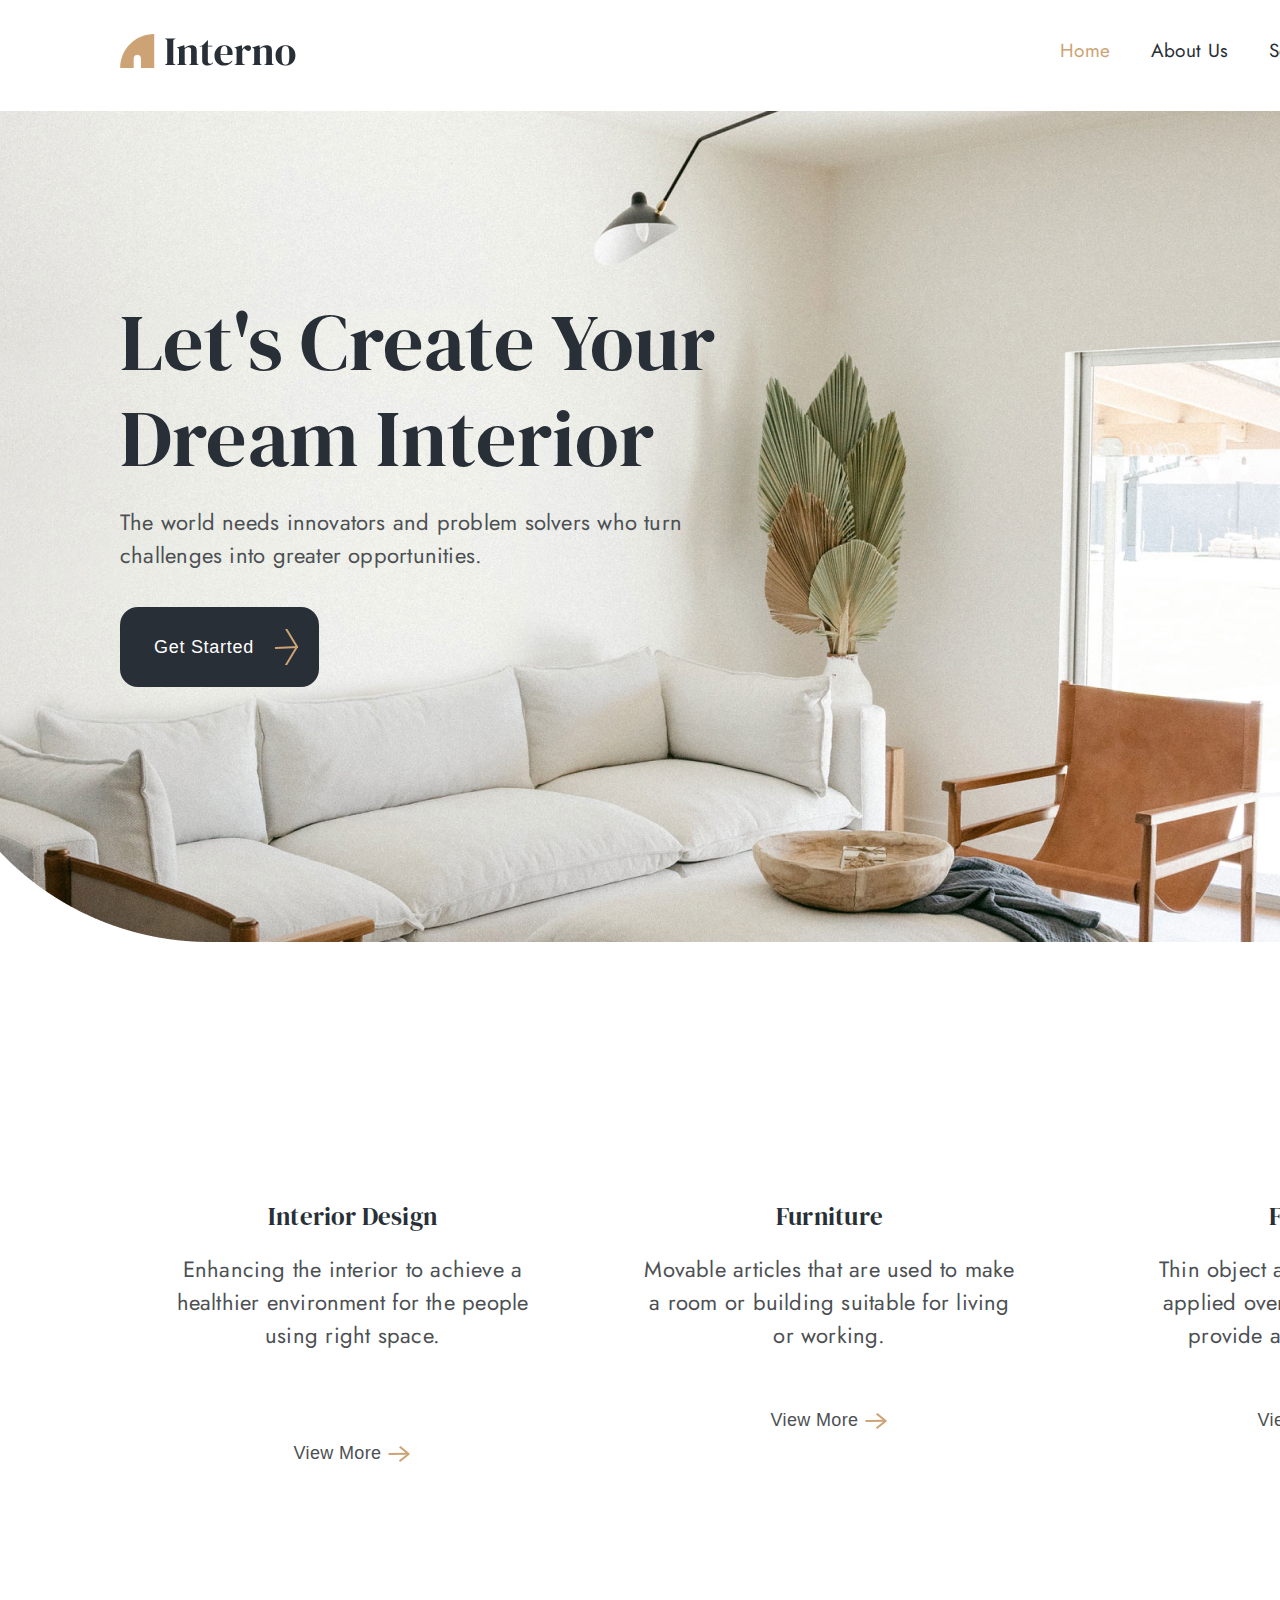
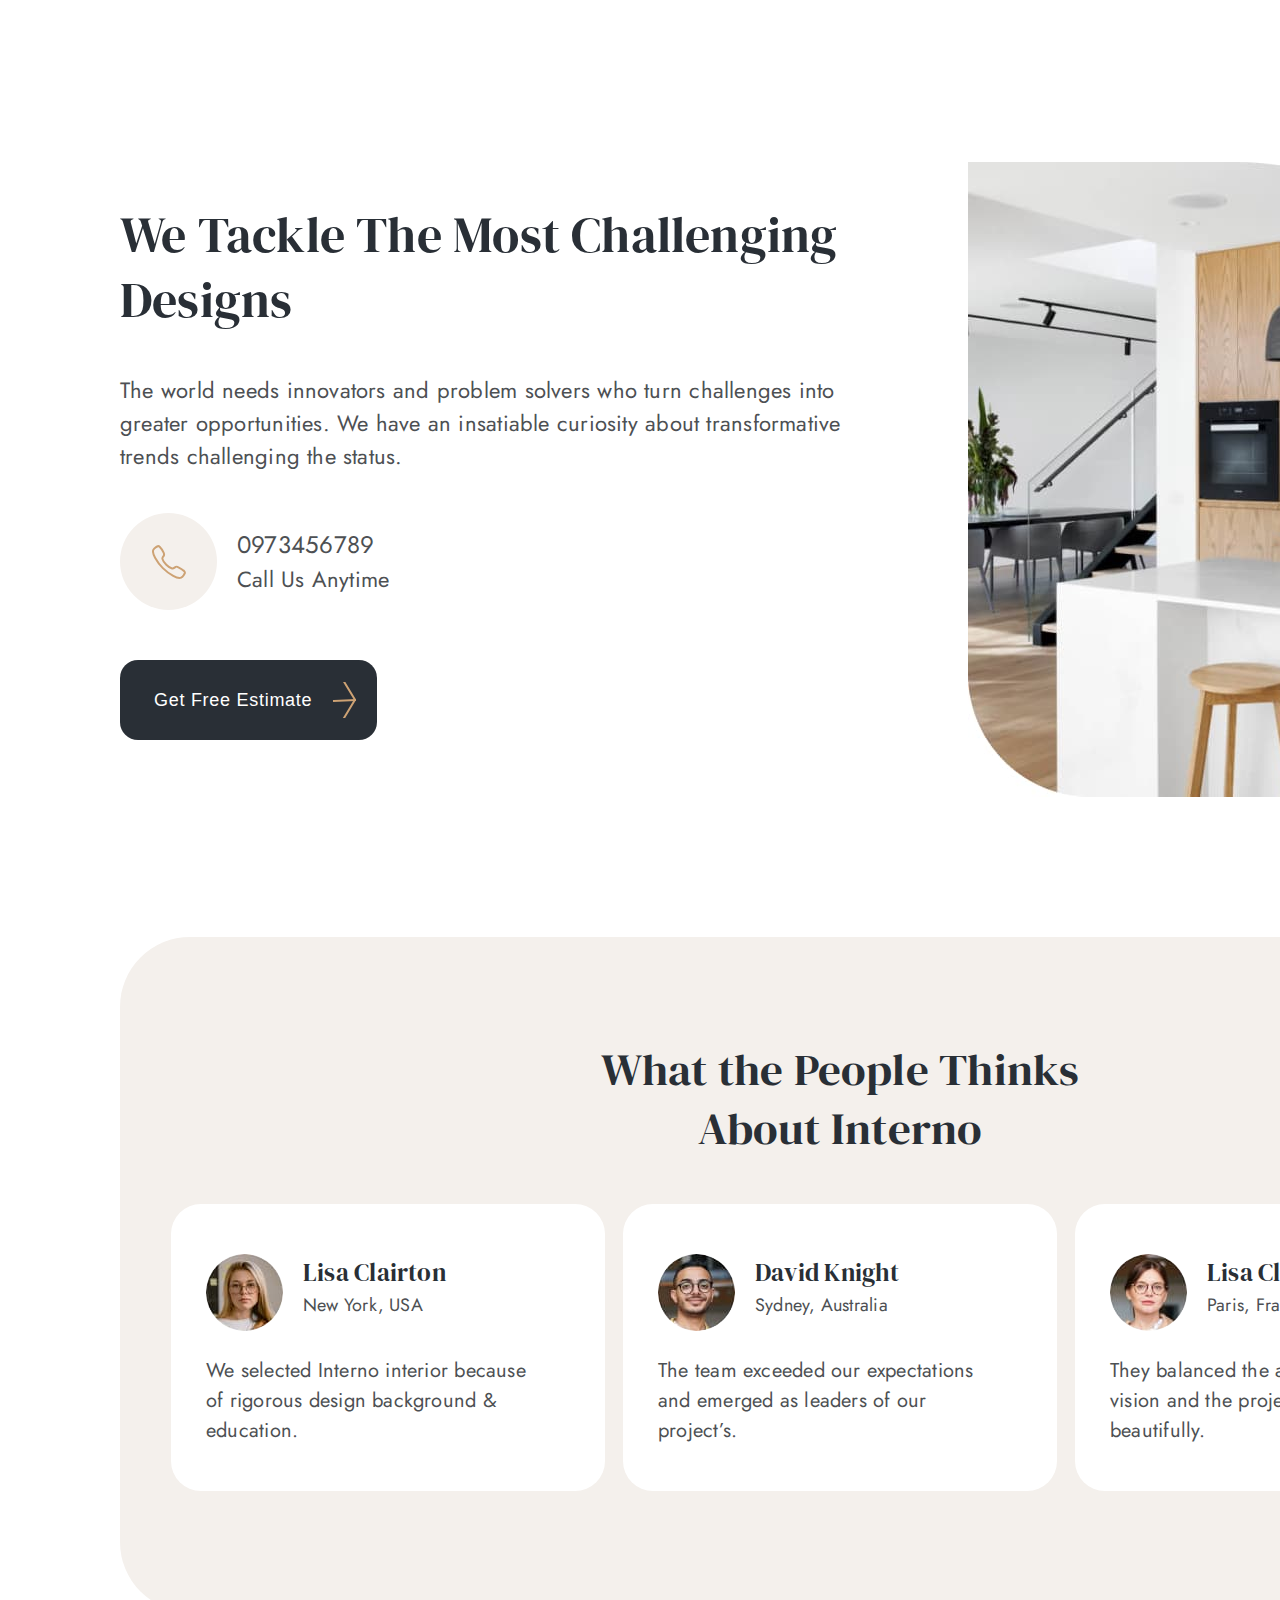
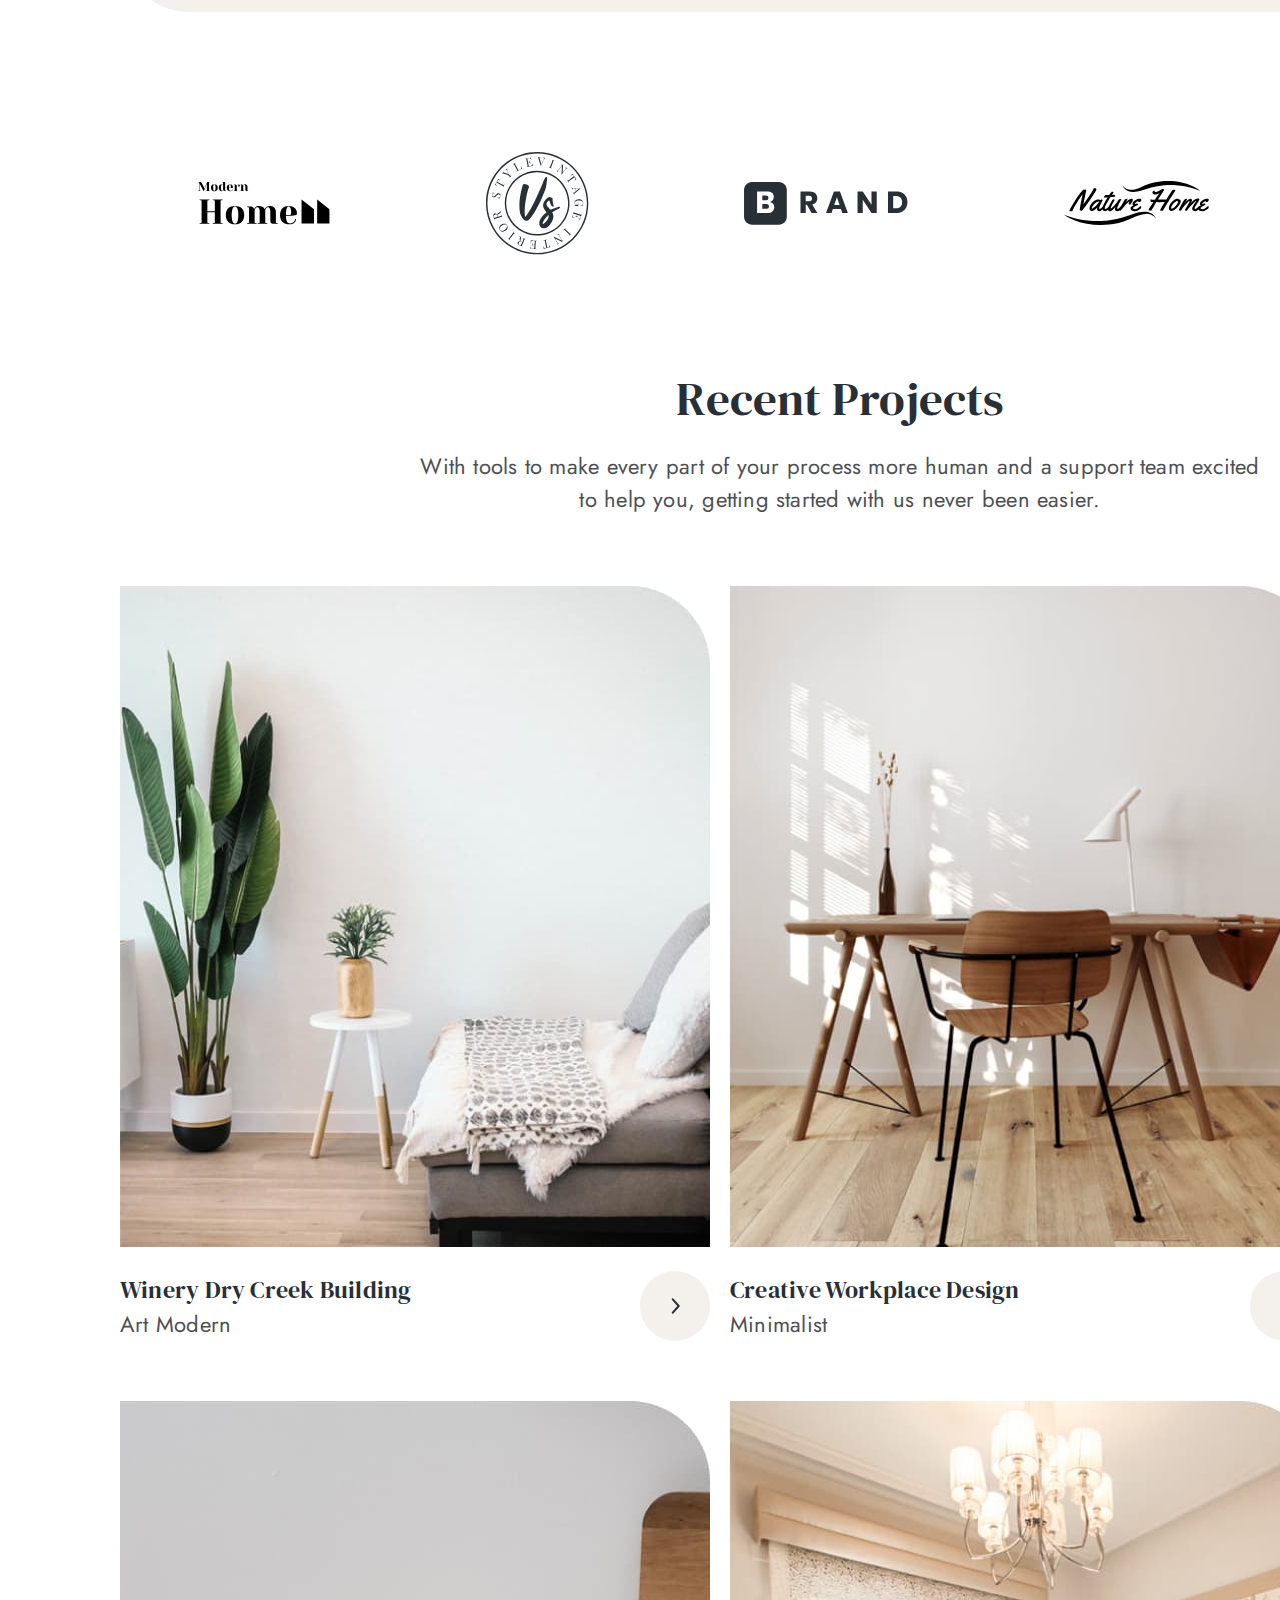
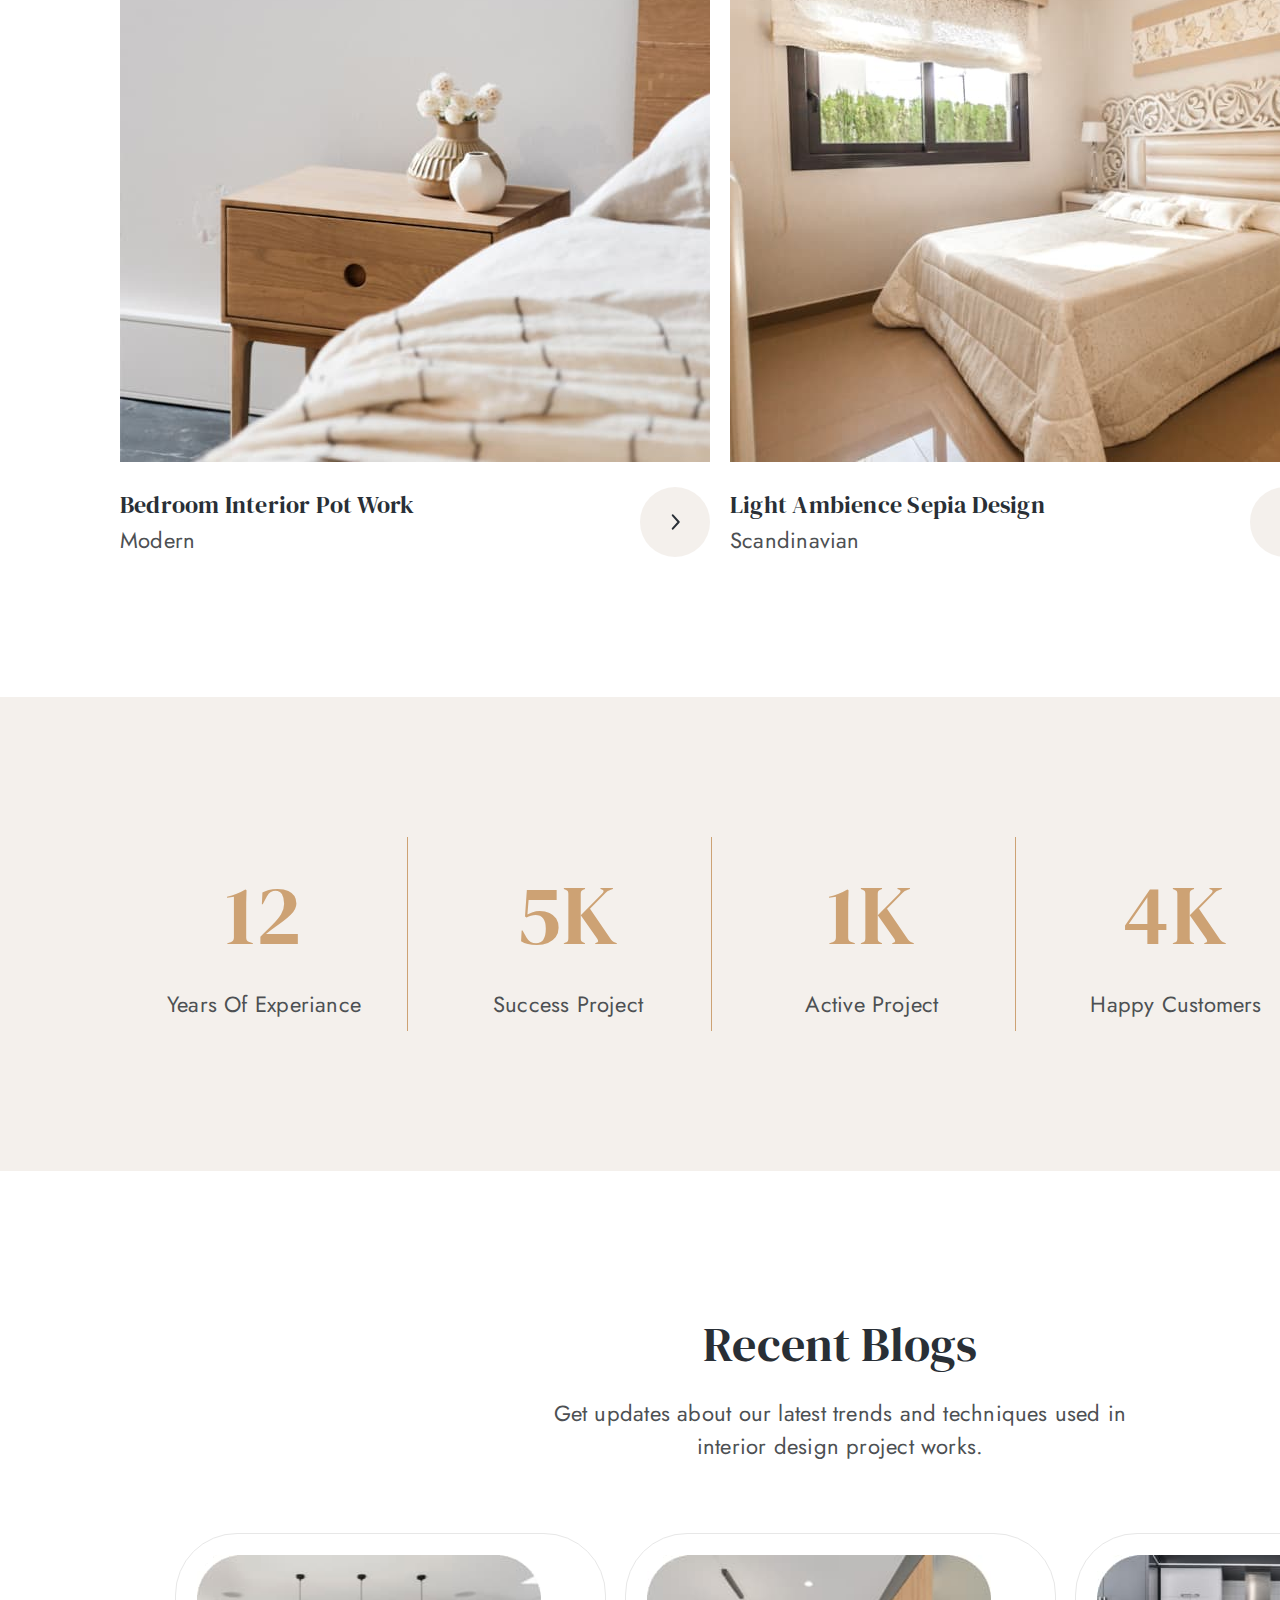
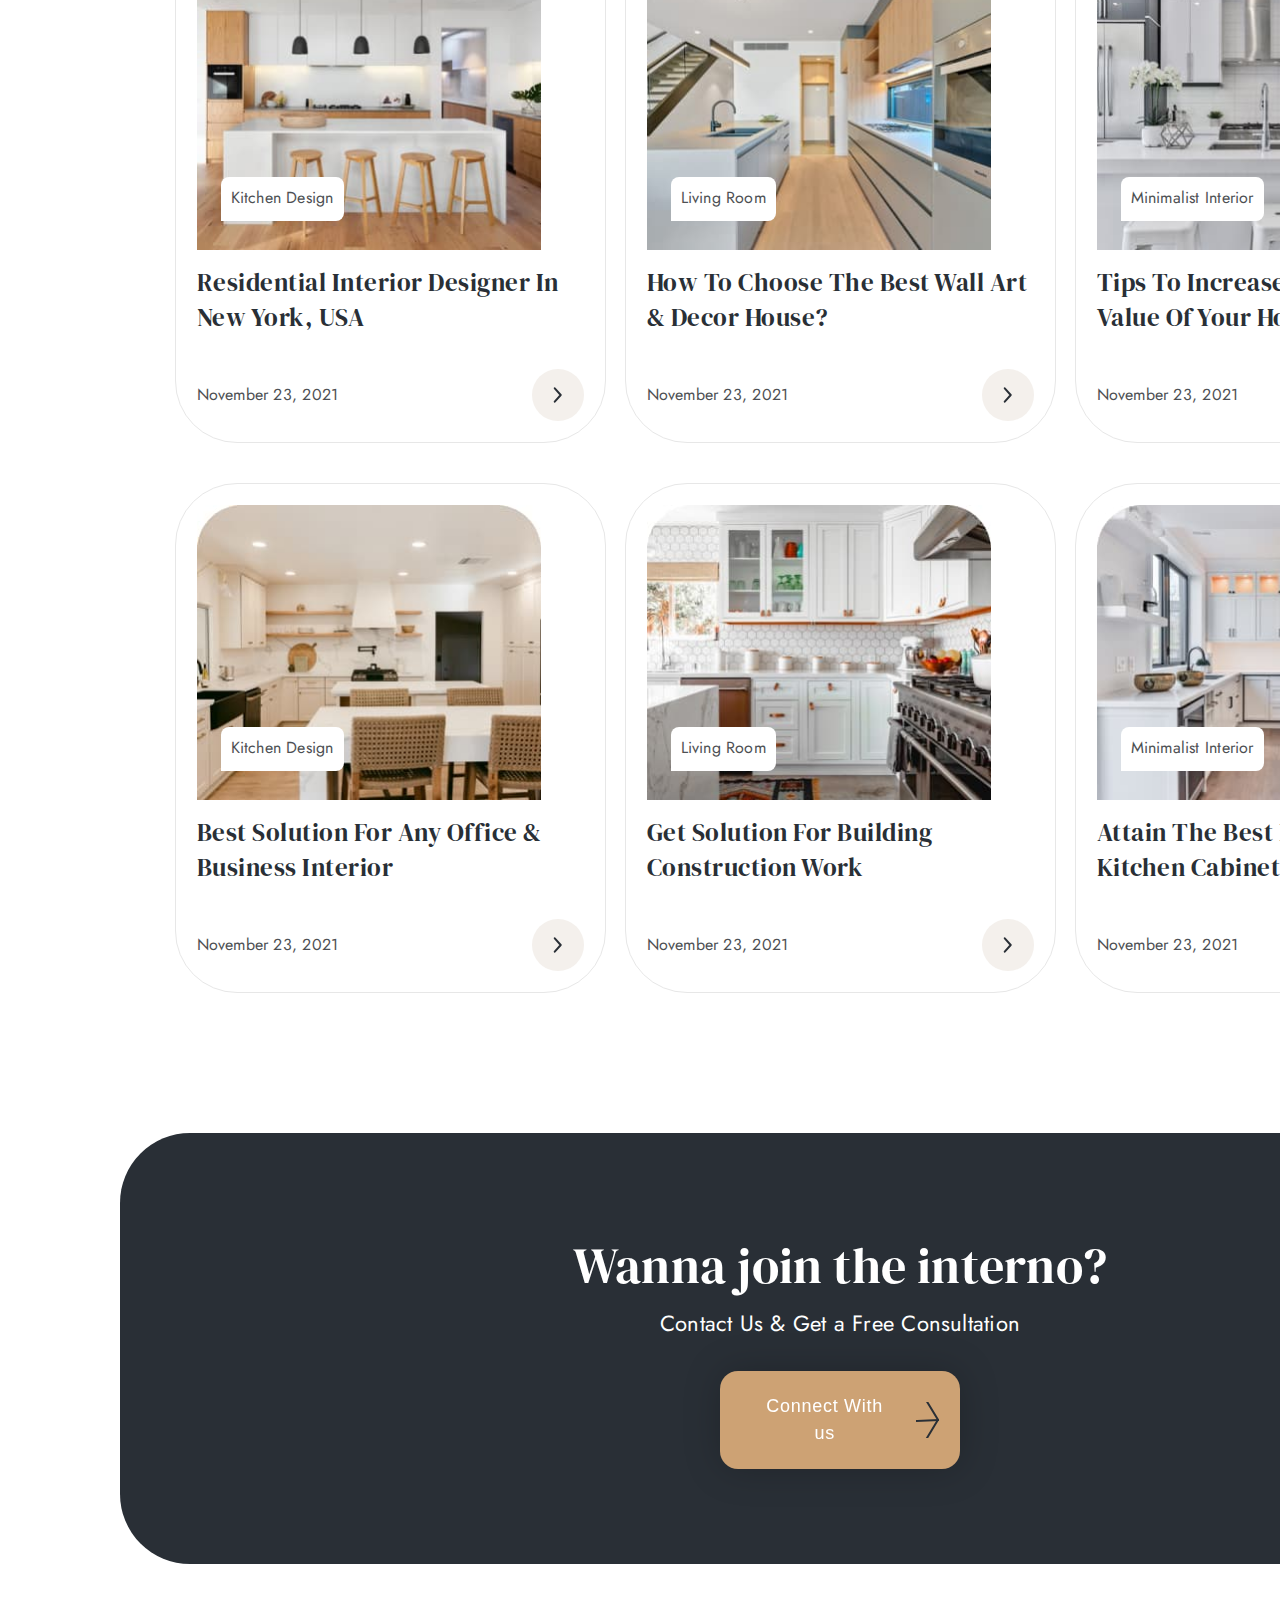
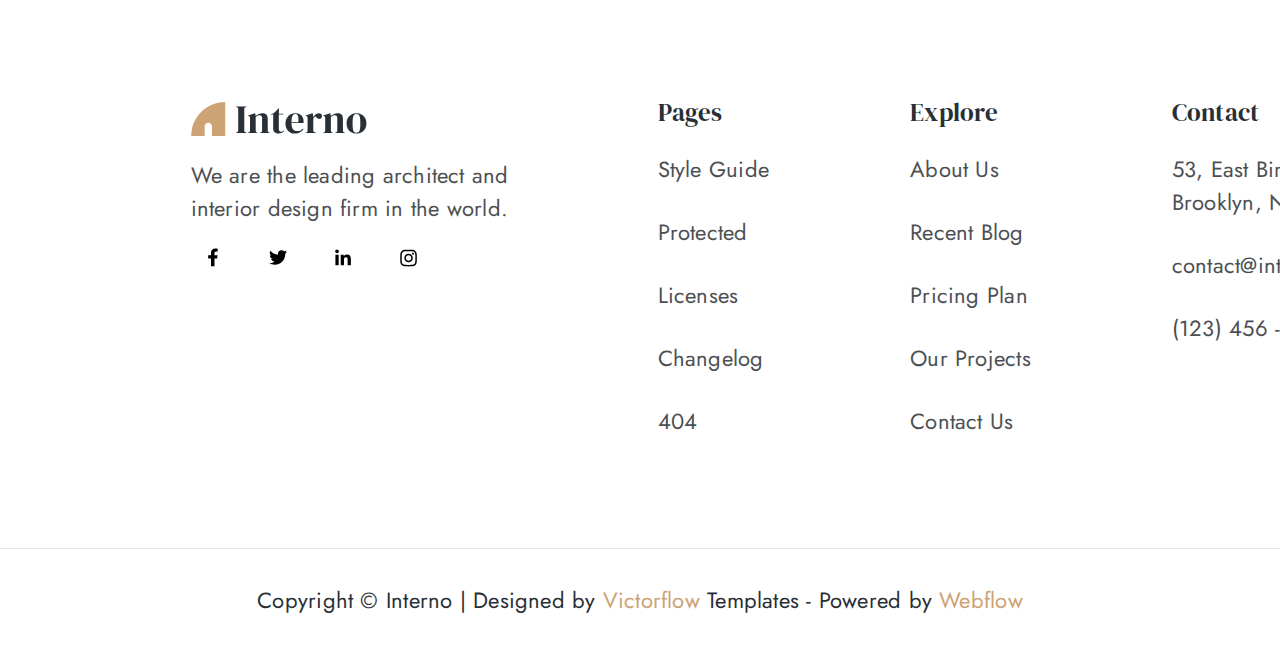
<file: index.html>
<!DOCTYPE html>
<html lang="en">
  <head>
    <meta charset="UTF-8" />
    <meta name="viewport" content="width=device-width, initial-scale=1.0" />
    <title>Interno</title>
     <link rel="shortcut icon" href="./images/logo.svg" />
    <link
      rel="stylesheet"
      href="https://cdnjs.cloudflare.com/ajax/libs/modern-normalize/1.1.0/modern-normalize.min.css"
      integrity="sha512-wpPYUAdjBVSE4KJnH1VR1HeZfpl1ub8YT/NKx4PuQ5NmX2tKuGu6U/JRp5y+Y8XG2tV+wKQpNHVUX03MfMFn9Q=="
      crossorigin="anonymous"
      referrerpolicy="no-referrer"
    />
    <link rel="preconnect" href="https://fonts.googleapis.com" />
    <link rel="preconnect" href="https://fonts.gstatic.com" crossorigin />
    <link
      href="https://fonts.googleapis.com/css2?family=DM+Serif+Display&family=Inter&family=Jost&display=swap"
      rel="stylesheet"
    />
    <link rel="stylesheet" href="./css/styles.css" />
  </head>

  <body>
    <header class="header">
      <div class="container">
        <a class="logo link" href="./index.html">
          <svg width="177" height="50">
            <use href="./images/icons.svg#icon-logo"></use>
          </svg>
        </a>
        <nav class="navigation">
          <ul class="navigation-list list">
            <li class="nav-item current">Home</li>
            <li class="nav-item">About Us</li>
            <li class="nav-item">Services</li>
            <li class="nav-item">Pages</li>
            <li class="nav-item">Contact Us</li>
          </ul>
        </nav>
      </div>
    </header>
    <main>
      <section class="hero">
        <div class="container">
          <div class="hero-wrapper">
            <h1 class="hero-title">Let's Create Your Dream Interior</h1>
            <p class="hero-text">
              The world needs innovators and problem solvers who turn challenges
              into greater opportunities.
            </p>
            <!-- <div class="wrapper-btn"> -->
            <button class="btn" type="button">Get Started</button>
          </div>
        </div>
      </section>
      <section class="directions">
        <div class="container">
          <ul class="directions-list list">
            <li class="direction-item">
              <h3 class="direction-title">Interior Design</h3>
              <p class="direction-text direction-design">
                Enhancing the interior to achieve a healthier environment for
                the people using right space.
              </p>
              <div>
                <button class="direction-btn" type="button">
                  View More
                  <svg class="btn-arrow-view" width="24" height="17">
                    <use href="./images/icons.svg#icon-arrow-btn"></use>
                  </svg>
                </button>
              </div>
            </li>
            <li class="direction-item">
              <h3 class="direction-title">Furniture</h3>
              <p class="direction-text">
                Movable articles that are used to make a room or building
                suitable for living or working.
              </p>
              <div>
                <button class="direction-btn" type="button">
                  View More
                  <svg class="btn-arrow-view" width="24" height="17">
                    <use href="./images/icons.svg#icon-arrow-btn"></use>
                  </svg>
                </button>
              </div>
            </li>
            <li class="direction-item">
              <h3 class="direction-title">Flooring</h3>
              <p class="direction-text">
                Thin object any finished material applied over a floor structure
                to provide a walking surface.
              </p>
              <div>
                <button class="direction-btn" type="button">
                  View More
                  <svg class="btn-arrow-view" width="24" height="17">
                    <use href="./images/icons.svg#icon-arrow-btn"></use>
                  </svg>
                </button>
              </div>
            </li>
          </ul>
        </div>
      </section>
      <section class="estimate">
        <div class="container">
          <div class="wrapper-estimate">
            <div class="leftside-estimate">
              <h2 class="section-title">
                We Tackle The Most Challenging Designs
              </h2>
              <p class="estimate-description">
                The world needs innovators and problem solvers who turn
                challenges into greater opportunities. We have an insatiable
                curiosity about transformative trends challenging the status.
              </p>
              <div class="wrapper_phone">
                <a href="tel:+380973456789" class="link phone"
                  ><svg class="icon-phone" width="34" height="34">
                    <use href="./images/icons.svg#icon-phone"></use>
                  </svg>
                </a>
                <div>
                  <a href="tel:+380973456789" class="link numbers-phone">
                    <p>0973456789</p></a
                  >
                  <p class="text-phone">Call Us Anytime</p>
                </div>
              </div>
              <button class="btn" type="button">Get Free Estimate</button>
            </div>
            <img
              src="./images/image_call_estimate.jpg"
              alt="image call estimate"
            />
          </div>
        </div>
      </section>
      <section class="reviews">
        <div class="container">
          <div class="wrapper-reviews">
            <h2 class="section-title">
              What the People Thinks <br />
              About Interno
            </h2>
            <ul class="list reviews-list">
              <li class="card-review">
                <div class="info-review">
                  <img src="./images/photo_user1.jpg" alt="Lisa Clairton" />
                  <div>
                    <h3 class="info-review-name">Lisa Clairton</h3>
                    <p class="info-review-location">New York, USA</p>
                  </div>
                </div>
                <p class="text-review">
                  We selected Interno interior because of rigorous design
                  background & education.
                </p>
              </li>
              <li class="card-review">
                <div>
                  <div class="info-review">
                    <img src="./images/photo_user2.jpg" alt="David Knight" />
                    <div>
                      <h3 class="info-review-name">David Knight</h3>
                      <p class="info-review-location">Sydney, Australia</p>
                    </div>
                  </div>
                  <p class="text-review">
                    The team exceeded our expectations and emerged as leaders of
                    our project’s.
                  </p>
                </div>
              </li>
              <li class="card-review">
                <div>
                  <div class="info-review">
                    <img src="./images/photo_user3.jpg" alt="Lisa Clairton" />
                    <div>
                      <h3 class="info-review-name">Lisa Clairton</h3>
                      <p class="info-review-location">Paris, France</p>
                    </div>
                  </div>
                  <p class="text-review">
                    They balanced the architectural vision and the project
                    realities beautifully.
                  </p>
                </div>
              </li>
            </ul>
          </div>
        </div>
      </section>
      <section class="partners">
        <div class="container">
          <h2 class="visually-hidden">Partners</h2>
          <ul class="list partners_list">
            <li>
              <a href="" class="link partner_link">
                <svg width="132" height="43">
                  <use href="./images/icons.svg#icon-partner1"></use></svg
              ></a>
            </li>
            <li>
              <a href="" class="link partner_link">
                <svg width="103" height="103">
                  <use href="./images/icons.svg#icon-partner2"></use></svg
              ></a>
            </li>
            <li>
              <a href="" class="link partner_link">
                <svg width="164" height="43">
                  <use href="./images/icons.svg#icon-partner3"></use></svg
              ></a>
            </li>
            <li>
              <a href="" class="link partner_link">
                <svg width="145" height="45">
                  <use href="./images/icons.svg#icon-partner4"></use></svg
              ></a>
            </li>
            <li>
              <a href="" class="link partner_link">
                <svg width="117" height="48">
                  <use href="./images/icons.svg#icon-partner5"></use></svg
              ></a>
            </li>
          </ul>
        </div>
      </section>
      <section class="projects">
        <div class="container">
          <h2 class="section-title">Recent Projects</h2>
          <p class="section-description">
            With tools to make every part of your process more human and a
            support team excited <br />
            to help you, getting started with us never been easier.
          </p>
          <ul class="list projects-list">
            <li class="project-card">
              <article>
                <img
                  class="project-img"
                  src="./images/project1.jpg"
                  alt="Winery Dry Creek Building"
                />
                <div class="wrapper-info-project">
                  <div>
                    <h3 class="project-title">Winery Dry Creek Building</h3>
                    <p class="project-type">Art Modern</p>
                  </div>
                  <button class="btn-arrow btn-project"></button>
                </div>
              </article>
            </li>
            <li class="project-card">
              <article>
                <img
                  class="project-img"
                  src="./images/project2.jpg"
                  alt="Creative Workplace Design"
                />
                <div class="wrapper-info-project">
                  <div>
                    <h3 class="project-title">Creative Workplace Design</h3>
                    <p class="project-type">Minimalist</p>
                  </div>
                  <button class="btn-arrow btn-project"></button>
                </div>
              </article>
            </li>
            <li class="project-card">
              <article>
                <img
                  class="project-img"
                  src="./images/project3.jpg"
                  alt="Bedroom Interior Pot Work"
                />
                <div class="wrapper-info-project">
                  <div>
                    <h3 class="project-title">Bedroom Interior Pot Work</h3>
                    <p class="project-type">Modern</p>
                  </div>
                  <button class="btn-arrow btn-project"></button>
                </div>
              </article>
            </li>
            <li class="project-card">
              <article>
                <img
                  class="project-img"
                  src="./images/project4.jpg"
                  alt="Light Ambience Sepia Design"
                />
                <div class="wrapper-info-project">
                  <div>
                    <h3 class="project-title">Light Ambience Sepia Design</h3>
                    <p class="project-type">Scandinavian</p>
                  </div>
                  <button class="btn-arrow btn-project"></button>
                </div>
              </article>
            </li>
          </ul>
        </div>
      </section>
      <section class="our-progress">
        <div class="container">
          <h2 class="visually-hidden">Our progress</h2>
          <ul class="list progress-list">
            <li class="progress-item">
              <p class="progress-number">12</p>
              <p class="progress-text">Years Of Experiance</p>
            </li>
            <li class="progress-item">
              <p class="progress-number">5K</p>
              <p class="progress-text">Success Project</p>
            </li>
            <li class="progress-item">
              <p class="progress-number">1K</p>
              <p class="progress-text">Active Project</p>
            </li>
            <li class="progress-item">
              <p class="progress-number">4K</p>
              <p class="progress-text">Happy Customers</p>
            </li>
          </ul>
        </div>
      </section>
      <section class="blogs">
        <div class="container">
          <h2 class="section-title">Recent Blogs</h2>
          <p class="section-description">
            Get updates about our latest trends and techniques used in <br />
            interior design project works.
          </p>
          <ul class="list blogs-list">
            <li class="blog-item">
              <article>
                <div class="wrapper-blog-img">
                  <img
                    class="blog-img"
                    src="./images/blog_project1.jpg"
                    alt="Kitchen"
                    width="344"
                  />
                  <p class="blog-type">Kitchen Design</p>
                </div>
                <h4 class="blog-title">
                  Residential Interior Designer In New York, USA
                </h4>
                <div class="wrapper-bottom-blog">
                  <time datetime="2012-11-23" class="blog-date"
                    >November 23, 2021</time
                  >
                  <button class="btn-arrow btn-blog"></button>
                </div>
              </article>
            </li>
            <li class="blog-item">
              <article>
                <div class="wrapper-blog-img">
                  <img
                    class="blog-img"
                    src="./images/blog_project2.jpg"
                    alt="Living"
                    width="344"
                  />
                  <p class="blog-type">Living Room</p>
                </div>
                <h4 class="blog-title">
                  How To Choose The Best Wall Art & Decor House?
                </h4>
                <div class="wrapper-bottom-blog">
                  <time datetime="2012-11-23" class="blog-date"
                    >November 23, 2021</time
                  >
                  <button class="btn-arrow btn-blog"></button>
                </div>
              </article>
            </li>
            <li class="blog-item">
              <article>
                <div class="wrapper-blog-img">
                  <img
                    class="blog-img"
                    src="./images/blog_project3.jpg"
                    alt="Minimalist Interior"
                    width="344"
                  />
                  <p class="blog-type">Minimalist Interior</p>
                </div>
                <h4 class="blog-title">
                  Tips To Increase The Interior Value Of Your House
                </h4>
                <div class="wrapper-bottom-blog">
                  <time datetime="2012-11-23" class="blog-date"
                    >November 23, 2021</time
                  >
                  <button class="btn-arrow btn-blog"></button>
                </div>
              </article>
            </li>
            <li class="blog-item">
              <article>
                <div class="wrapper-blog-img">
                  <img
                    class="blog-img"
                    src="./images/blog_project4.jpg"
                    alt="Kitchen 2"
                    width="344"
                  />
                  <p class="blog-type">Kitchen Design</p>
                </div>
                <h4 class="blog-title">
                  Best Solution For Any Office & Business Interior
                </h4>
                <div class="wrapper-bottom-blog">
                  <time datetime="2012-11-23" class="blog-date"
                    >November 23, 2021</time
                  >
                  <button class="btn-arrow btn-blog"></button>
                </div>
              </article>
            </li>
            <li class="blog-item">
              <article>
                <div class="wrapper-blog-img">
                  <img
                    class="blog-img"
                    src="./images/blog_project5.jpg"
                    alt="Living  2"
                    width="344"
                  />
                  <p class="blog-type">Living Room</p>
                </div>
                <h4 class="blog-title">
                  Get Solution For Building Construction Work
                </h4>
                <div class="wrapper-bottom-blog">
                  <time datetime="2012-11-23" class="blog-date"
                    >November 23, 2021</time
                  >
                  <button class="btn-arrow btn-blog"></button>
                </div>
              </article>
            </li>
            <li class="blog-item">
              <article>
                <div class="wrapper-blog-img">
                  <img
                    class="blog-img"
                    src="./images/blog_project6.jpg"
                    alt="Minimalist Interior 2"
                    width="344"
                  />
                  <p class="blog-type">Minimalist Interior</p>
                </div>
                <h4 class="blog-title">
                  Attain The Best Finish For The Kitchen Cabinets
                </h4>
                <div class="wrapper-bottom-blog">
                  <time datetime="2012-11-23" class="blog-date"
                    >November 23, 2021</time
                  >
                  <button class="btn-arrow btn-blog"></button>
                </div>
              </article>
            </li>
          </ul>
        </div>
      </section>
      <section class="connect">
        <div class="container">
          <div class="wrapper-connect">
            <h2 class="section-title">Wanna join the interno?</h2>
            <p class="connect-text">Contact Us & Get a Free Consultation</p>
            <div class="wrapper-btn-connect">
              <button class="btn btn-accent" type="button">
                Connect With us
              </button>
            </div>
          </div>
        </div>
      </section>
    </main>
    <footer class="footer">
      <div class="container">
        <div class="soc-links">
          <a class="logo link" href="./index.html">
            <svg width="177" height="50">
              <use href="./images/icons.svg#icon-logo"></use>
            </svg>
          </a>
          <p class="soc-links-text">
            We are the leading architect and interior design firm in the world.
          </p>
          <ul class="list soc-links-list">
            <li class="soc-link_item">
              <a
                class="link"
                href="https://www.facebook.com/"
                target="_blank"
                rel="noopener noreferrer"
              >
                <svg width="10" height="19">
                  <use href="./images/icons.svg#icon-facebook"></use></svg
              ></a>
            </li>
            <li class="soc-link_item">
              <a
                class="link"
                href="https://twitter.com/?lang=ru"
                target="_blank"
                rel="noopener noreferrer"
              >
                <svg width="18" height="15">
                  <use href="./images/icons.svg#icon-twitter"></use>
                </svg>
              </a>
            </li>
            <li class="soc-link_item">
              <a
                class="link"
                href="https://www.linkedin.com/"
                target="_blank"
                rel="noopener noreferrer"
                ><svg width="16" height="17">
                  <use href="./images/icons.svg#icon-linkedin"></use>
                </svg>
              </a>
            </li>
            <li class="soc-link_item">
              <a
                class="link"
                href="https://www.instagram.com/"
                target="_blank"
                rel="noopener noreferrer"
              >
                <svg width="17" height="18">
                  <use href="./images/icons.svg#icon-instagram"></use></svg
              ></a>
            </li>
          </ul>
        </div>
        <div class="wrapper-pages">
          <h3 class="footer-title">Pages</h3>
          <ul class="list">
            <li>Style Guide</li>
            <li>Protected</li>
            <li>Licenses</li>
            <li>Changelog</li>
            <li>404</li>
          </ul>
        </div>
        <div class="wrapper-explore">
          <h3 class="footer-title">Explore</h3>
          <ul class="list">
            <li>About Us</li>
            <li>Recent Blog</li>
            <li>Pricing Plan</li>
            <li>Our Projects</li>
            <li>Contact Us</li>
          </ul>
        </div>
        <div class="wrapper-contact">
          <h3 class="footer-title">Contact</h3>
          <address class="footer-address">
            <a href="https://goo.gl/maps/UtRjt876PjxGoYha6" target="_blank"
              >53, East Birchwood Ave. <br />
              Brooklyn, New York 11201, USA.</a
            >
            <a href="mailto:contact@interno.com" target="_blank"
              >contact@interno.com</a
            >
            <a href="tel:+1234567890" target="_blank">(123) 456 - 7890</a>
          </address>
        </div>
      </div>
      <div class="copy">
        <p class="copy-text">
          Copyright &copy; Interno | Designed by
          <a href="" class="accent link">Victorflow</a> Templates - Powered by
          <a href="" class="accent link">Webflow</a>
        </p>
      </div>
    </footer>
  </body>
</html>
</file>
<file: css/styles.css>
:root {
  --main-textcolor: #292f36;
  --add-textcolor: #4d5053;
  --accent: #cda274;
  --timing-fun: cubic-bezier(0.4, 0, 0.2, 1);
}
body {
  color: var(--main-textcolor);
  background-color: #ffffff;
  font-family: Jost, sans-serif;
  letter-spacing: 0.22px;
  margin: 0;
}

ul,
ol {
  margin-top: 0;
  margin-bottom: 0;
  padding-left: 0;
}

h1,
h2,
h3,
h4,
p {
  margin-top: 0;
  margin-bottom: 0;
}

img {
  display: block;
}

.list {
  list-style: none;
  padding: 0;
}

.link {
  text-decoration: none;
}

.visually-hidden {
  position: absolute;
  width: 1px;
  height: 1px;
  margin: -1px;
  border: 0;
  padding: 0;
  white-space: nowrap;
  clip-path: inset(100%);
  clip: rect(0 0 0 0);
  overflow: hidden;
}
.container {
  width: 1440px;
  margin: 0 auto;
  padding-left: 120px;
  padding-right: 120px;
}
.header {
  padding-top: 26px;
  padding-bottom: 30px;
}
.header .container {
  display: flex;
  align-items: center;
  justify-content: space-between;
}
.logo {
  display: flex;
  gap: 10px;
  transition: transform 250ms var(--timing-fun);
}
.logo:hover,
.logo:focus {
  transform: scale(1.1);
}
.navigation-list {
  display: flex;
  gap: 40px;
}
.nav-item {
  color: var(--main-textcolor);
  font-size: 19px;
  font-weight: 400;
  line-height: 1.58;
  letter-spacing: 0.4px;
  transition: color 250ms var(--timing-fun);
}
.nav-item:hover,
.nav-item:focus {
  color: var(--accent);
  cursor: pointer;
}
.nav-item.current {
  color: var(--accent);
}
.hero {
  padding-top: 188px;
  padding-bottom: 260px;
  background-image: url("../images/bg_hero.jpg");
  background-size: 1440px;
  background-repeat: no-repeat;
  background-position: center;
}
.hero-wrapper {
  width: 600px;
}
.hero-title {
  margin-bottom: 20px;
  color: #292f36;
  font-family: DM Serif Display;
  font-size: 80px;
  font-weight: 400;
  line-height: 1.2;
  letter-spacing: 0.22px;
}
.hero-text {
  margin-bottom: 35px;
  color: #4d5053;
  font-size: 22px;
  font-style: normal;
  font-weight: 400;
  line-height: 1.5;
  letter-spacing: 0.22px;
}
/* дописати адаптивну кнопку */
/* .wrapper-btn {
  position: relative;
  width: 130px;
} */
.btn {
  padding: 21px 20px 21px 33px;
  border-radius: 18px;
  border: 1px solid transparent;
  background-color: #292f36;
  color: white;
  font-size: 18px;
  font-weight: 400;
  line-height: 1.5;
  letter-spacing: 0.72px;
  transition: borber-color 250ms var(--timing-fun), background-color 250ms var(--timing-fun);
}
.btn:hover,
.btn:focus {
  opacity: 0.9;
  cursor: pointer;
}
.btn {
  display: flex;
  align-items: center;
  gap: 20px;
}
.btn::after {
  content: '';
  display: inline-block;
  width: 24px;
  height: 36px;
  background-image:url(../images/line_btn.svg), url(../images/arrow-accent.svg);
  background-repeat: no-repeat;
  background-position: left, right;
}
.btn-accent.btn::after {
   background-image:url(../images/line_btn_dark.svg), url(../images/arrow-connect.svg);
}
.directions {
  padding: 175px 0 170px 0;
}
.directions-list {
  display: flex;
  align-items: center;
}
.direction-item {
  flex-basis: calc(100%/3);
  height: 395px;
  padding: 75px 52px 0 52px;
}
.direction-item:first-child {
  padding: 75px 42px 0 41px;
}
.direction-title {
  margin-bottom: 17px;
  text-align: center;
  font-family: DM Serif Display;
  font-size: 25px;
  font-weight: 400;
  line-height: 1.56;
}
.direction-text {
  margin-bottom: 35px;
  color: #4d5053;
  text-align: center;
  font-size: 22px;
  line-height: 1.5;
}
.direction-design {
  margin-bottom: 68px;
}
.direction-btn {
  display: flex;
  align-items: center;
  gap: 6px;
  background-color: transparent;
  padding: 20px;
  border: none;
  margin: 0 auto;
  color: var(--add-textcolor);
  font-size: 18px;
  font-weight: 400;
  line-height: 1.5;
  letter-spacing: 0.36px;
  transition: transform 250ms var(--timing-fun), border 250ms var(--timing-fun);
}
.direction-btn:hover,
.direction-btn:focus {
  transform: scale(1.1);
  border: 1px solid var(--accent);
  cursor: pointer;
}
.section-title {
  margin-bottom: 42px;
  font-family: DM Serif Display;
  font-size: 50px;
  font-weight: 400;
  line-height: 1.3;
}
.estimate,
.reviews,
.projects {
  padding-bottom: 140px;
}
.wrapper-estimate {
  display: flex;
  gap: 77px;
}
.leftside-estimate {
  margin-top: 40px;
}
.estimate-description {
  margin-bottom: 40px;
  color: #4d5053;
  font-size: 22px;
  font-weight: 400;
  line-height: 1.5;
}
.wrapper_phone {
  display: flex;
  align-items: center;
  gap: 20px;
  margin-bottom: 50px;
  width: 50%;
}
.phone {
  display: flex;
  justify-content: center;
  align-items: center;
  width: 93px;
  height: 93px;
  border-radius: 50%;
  border: 2px solid transparent;
  background-color: #f4f0ec;
  transition: border-color 250ms var(--timing-fun), background-color 250ms
    var(--timing-fun);
}
.phone:hover,
.phone:focus {
  background-color: #ffffff;
  border-color: var(--accent);
}
.numbers-phone,
.text-phone {
  color: #4d5053;
  font-family: Jost;
  font-size: 24px;
  font-weight: 400;
  line-height: 1.5;
  transition: color 250ms var(--timing-fun);
}
.numbers-phone:hover,
.numbers-phone:focus {
  color: var(--accent);
}
.text-phone {
  font-size: 22px;
}
.wrapper-reviews {
  border-radius: 70px;
  background-color: #f4f0ec;
  padding: 103px 51px 121px;
}
.reviews .section-title {
  text-align: center;
  font-size: 45px;
  margin-bottom: 47px;
}
.reviews-list {
  display: flex;
  gap: 18px;
}
.card-review {
  flex-basis: 354px;
  padding: 50px 75px 45px 35px;
  background-color: #ffffff;
  border-radius: 30px;
}
.info-review {
  display: flex;
  gap: 20px;
  margin-bottom: 25px;
}
.info-review img {
  border-radius: 100px;
}
.info-review-name {
  font-family: DM Serif Display;
  font-size: 25px;
  font-weight: 400;
  line-height: 1.5;
}
.info-review-location {
  color: #4d5053;
  font-size: 18px;
  font-weight: 400;
  line-height: 1.5;
}
.text-review {
  color: #4d5053;
  font-size: 20px;
  font-weight: 400;
  line-height: 1.5;
}
.partners {
  padding-bottom: 113px;
}
.partners_list {
  display: flex;
  justify-content: space-around;
  align-items: center;
}
.partner_link {
  display: flex;
  justify-content: center;
  align-items: center;
  height: 100%;
  transition: transform 250ms var(--timing-fun);
}
.partner_link:hover {
  transform: scale(1.2);
}
.projects .section-title {
  text-align: center;
  font-size: 47px;
  line-height: 1.32;
  margin-bottom: 20px;
}
.section-description {
  margin-bottom: 70px;
  color: #4d5053;
  text-align: center;
  font-size: 22px;
  font-weight: 400;
  line-height: 1.5;
}
.projects-list {
  display: flex;
  flex-wrap: wrap;
}
.project-card:nth-child(2n + 1) {
  margin-right: 20px;
}
.project-card:nth-child(-n + 2) {
  margin-bottom: 60px;
}
.project-img {
  margin-bottom: 24px;
}
.wrapper-info-project {
  display: flex;
  align-items: center;
  justify-content: space-between;
}
.project-title {
  font-family: DM Serif Display;
  font-size: 24px;
  font-weight: 400;
  line-height: 1.56;
}
.project-type {
  color: #4d5053;
  font-size: 22px;
  font-weight: 400;
  line-height: 1.5;
}
.btn-arrow {
  border-color: transparent;
  border-radius: 100px;
  background: #f4f0ec;
  background-image: url("../images/arrow-in-cards.svg");
  background-repeat: no-repeat;
  background-position: center;
  background-size: 9px 16px;
  transition: transform 250ms var(--timing-fun), background-color 250ms
    var(--timing-fun), background-size 250ms var(--timing-fun);
}
.btn-project {
  width: 70px;
  height: 70px;
}
.btn-arrow:hover,
.btn-arrow:focus {
  cursor: pointer;
  transform: scale(1.1);
  background-color: var(--accent);
  background-size: 11px 18px;
}
.our-progress {
  padding: 140px 0;
  background: #f4f0ec;
}
.progress-list {
  display: flex;
  gap: 16px;
}
.progress-item {
  position: relative;
  flex-basis: 288px;
  padding: 14px 0 10px;
}
.progress-item:not(:last-child)::after {
  position: absolute;
  top: 0;
  right: 0;
  content: "";
  display: inline-block;
  background-color: #cda274;
  width: 1px;
  height: 100%;
}
.progress-number {
  margin-bottom: 10px;
  color: #cda274;
  text-align: center;
  font-family: DM Serif Display;
  font-size: 85px;
  font-weight: 400;
  line-height: 1.5;
  letter-spacing: 1.7px;
}
.progress-text {
  color: #4d5053;
  text-align: center;
  font-size: 22px;
  font-weight: 400;
  line-height: 1.5;
}
.blogs {
  padding: 142px 0 140px;
}
.blogs .section-title {
  margin-bottom: 21px;
  text-align: center;
  font-size: 48px;
  line-height: 1.3;
}
.blogs-list {
  display: flex;
  flex-wrap: wrap;
  justify-content: center;
  column-gap: 19px;
  row-gap: 40px;
}
.blog-item {
  flex-basis: 387px;
  max-width: 387px;
  padding: 21px;
  border-radius: 62px;
  border: 1px solid #e7e7e7;
}
.wrapper-blog-img {
  position: relative;
}
.blog-type {
  position: absolute;
  left: 24px;
  bottom: 29px;
  padding: 9px 10px 11px;
  border-radius: 8px 8px 8px 0px;
  background: #fff;
  color: #4d5053;
  font-family: Jost;
  font-size: 16px;
  font-weight: 400;
  line-height: 1.5;
}
.blog-title {
  margin-top: 15px;
  margin-bottom: 34px;
  font-family: DM Serif Display;
  font-size: 25px;
  font-weight: 400;
  line-height: 1.4;
  letter-spacing: 0.5px;
}
.wrapper-bottom-blog {
  display: flex;
  align-items: center;
  justify-content: space-between;
}
.blog-date {
  color: #4d5053;
  font-family: Jost;
  font-size: 16px;
  font-weight: 400;
  line-height: 1.5;
  letter-spacing: 0.22px;
}
.btn-blog {
  width: 52px;
  height: 52px;
}
.wrapper-connect {
  padding: 100px 0 95px;
  border-radius: 70px;
  background: #292f36;
  text-align: center;
  color: #fff;
}
.connect .section-title {
  margin-bottom: 9px;
}
.connect-text {
  margin-bottom: 31px;
  font-size: 22px;
  font-weight: 400;
  line-height: 1.5;
}
.wrapper-btn-connect {
margin: 0 auto;
width: 240px;
}
.btn-accent {
  background-color: #cda274;
  filter: drop-shadow(1px 0px 18px rgba(0, 0, 0, 0.2));
}
.footer {
  padding-top: 130px;
}
.footer .container {
  padding-bottom: 110px;
  display: flex;
  justify-content: space-around;
}
.soc-links {
  max-width: 326px;
}
.soc-links-text {
  margin: 15px 0 10px;
  color: #4d5053;
  font-family: Jost;
  font-size: 22px;
  font-weight: 400;
  line-height: 1.5;
}
.soc-links-list {
  display: flex;
  align-items: center;
  gap: 20px;
}
.soc-link_item .link {
  display: flex;
  justify-content: center;
  align-items: center;
  width: 45px;
  height: 45px;
  border-radius: 50%;
  transition: background-color 250ms var(--timing-fun), transform 250ms
    var(--timing-fun);
}
.soc-link_item .link:hover,
.soc-link_item .link:focus {
  background-color: var(--accent);
  transform: scale(1.1);
}
.soc-links-list svg {
  display: block;
  fill: black;
}
.footer-title {
  margin-bottom: 21px;
  color: #292f36;
  font-family: DM Serif Display;
  font-size: 25px;
  font-weight: 400;
  line-height: 1.5;
}
.footer-title + .list,
.footer-address {
  display: flex;
  flex-direction: column;
  gap: 30px;
}
.footer-title + .list > li,
.footer-address a {
  color: #4d5053;
  font-family: Jost;
  font-size: 22px;
  font-weight: 400;
  line-height: 1.5;
  transition: color 250ms var(--timing-fun);
}
.footer-title + .list > li:hover,
.footer-address a:hover,
.footer-title + .list > li:focus,
.footer-address a:focus {
  color: var(--accent);
  cursor: pointer;
}
.footer-address a {
  text-decoration: none;
  font-style: normal;
}
.copy {
  position: relative;
  padding: 35px 0;
  border-top: 1px solid #e5e5e5;
  text-align: center;
}
.copy-text {
  font-size: 22px;
}
.copy-text .accent {
  color: var(--accent);
}
.copy-text a:hover, .copy-text a:focus {
  text-decoration: underline;
}
</file>
